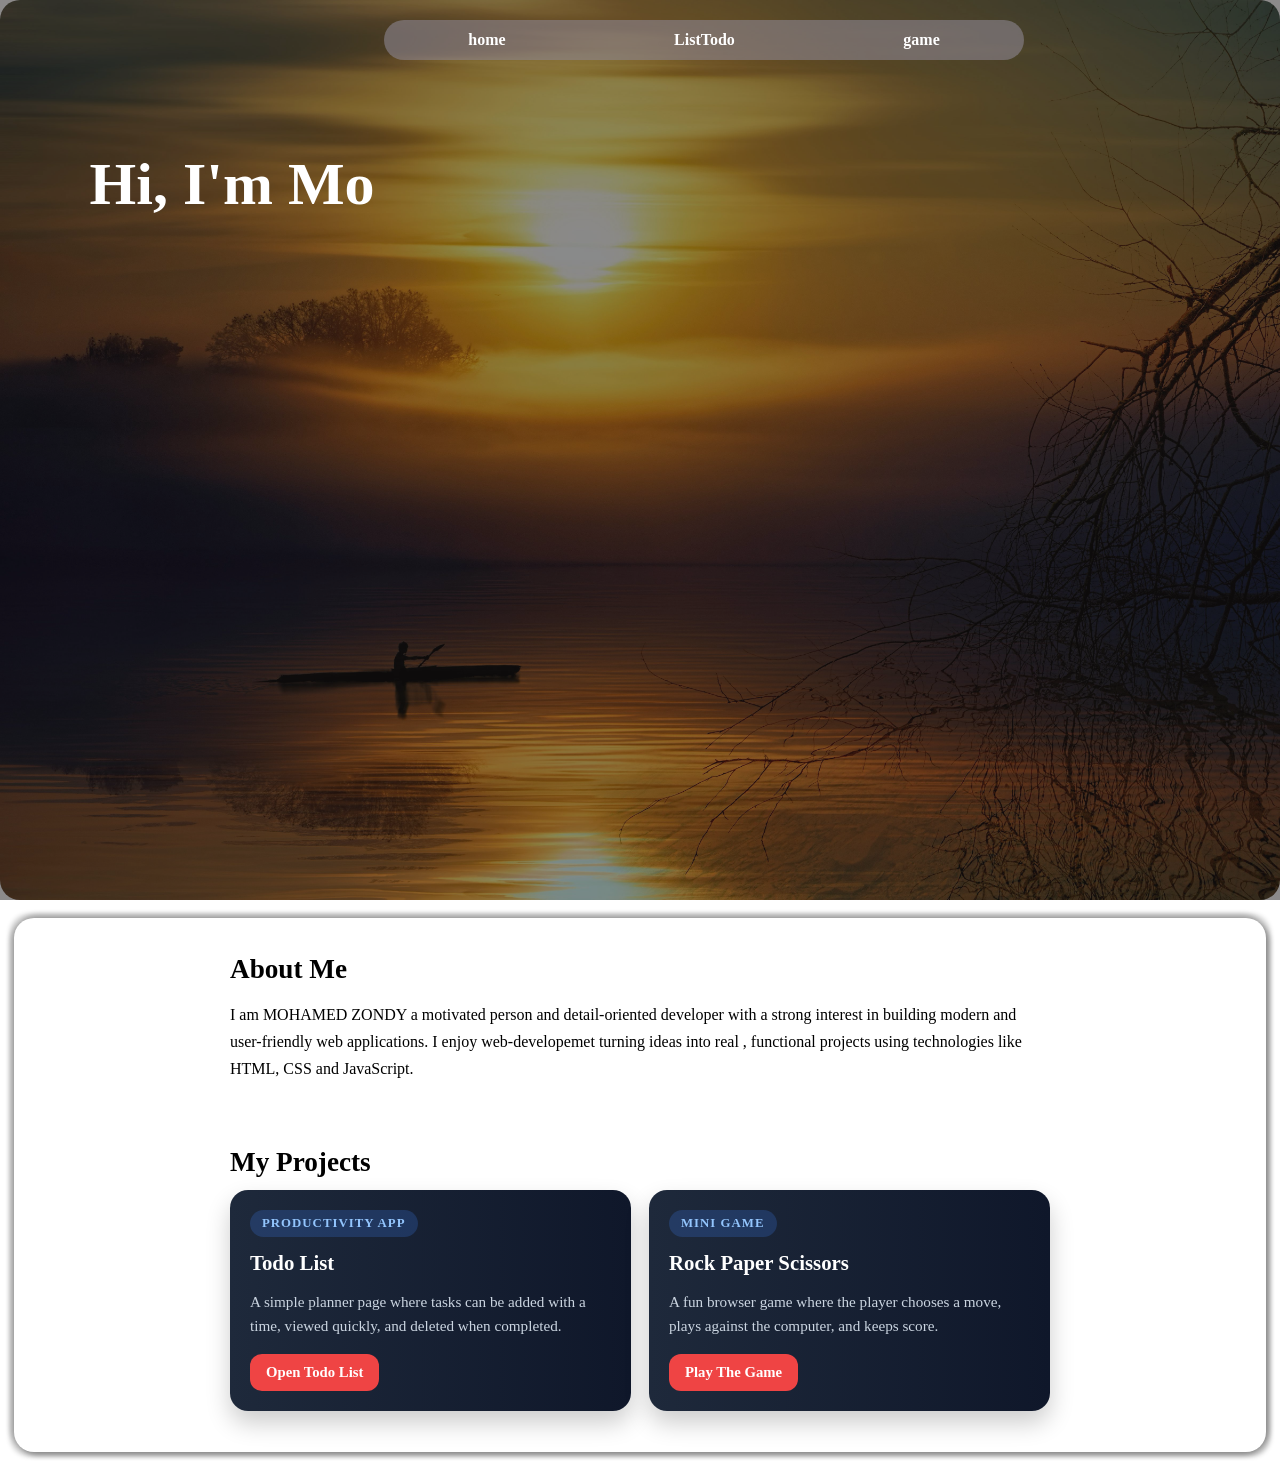
<file: index.html>
<!DOCTYPE html>
<html lang="en">
<head>
    <meta charset="UTF-8">
    <meta name="viewport" content="width=device-width, initial-scale=1.0">
    <title>Home</title>
    <link rel="stylesheet" href="styles/home.css">
</head>
<body>
    <div class="home-part">
        <div class="opa-div"></div>
        <div class="navigation">
           <a href="index.html">home</a>
            <a href="list-to-do.html">ListTodo</a>
            <a href="game.html">game</a>
        </div>
        <div class="welcome-div">
            <h1 id="title"></h1>
             <h2 id="subtitle"></h2>
            <p id="paragraph"></p>
    </div>
</div>
<div id="project-parts">
<section>
  <h2>About Me</h2>
  <p>
I am  MOHAMED ZONDY a motivated person and detail-oriented developer with a strong interest in
 building modern and user-friendly web applications. I enjoy web-developemet turning ideas into real
, functional projects using technologies like HTML, CSS and JavaScript.
  </p>
</section>

<section>
  <h2>My Projects</h2>
  <div class="projects">
    <article class="card project-card">
      <p class="project-tag">Productivity App</p>
      <h3>Todo List</h3>
      <p class="project-description">
        A simple planner page where tasks can be added with a time, viewed quickly, and deleted when completed.
      </p>
      <a class="project-button" href="list-to-do.html">Open Todo List</a>
    </article>

    <article class="card project-card">
      <p class="project-tag">Mini Game</p>
      <h3>Rock Paper Scissors</h3>
      <p class="project-description">
        A fun browser game where the player chooses a move, plays against the computer, and keeps score.
      </p>
      <a class="project-button" href="game.html">Play The Game</a>
    </article>
  </div>
</section>
</div>
    <script src="scripts/home.js"></script>
</body>
</html>
</file>
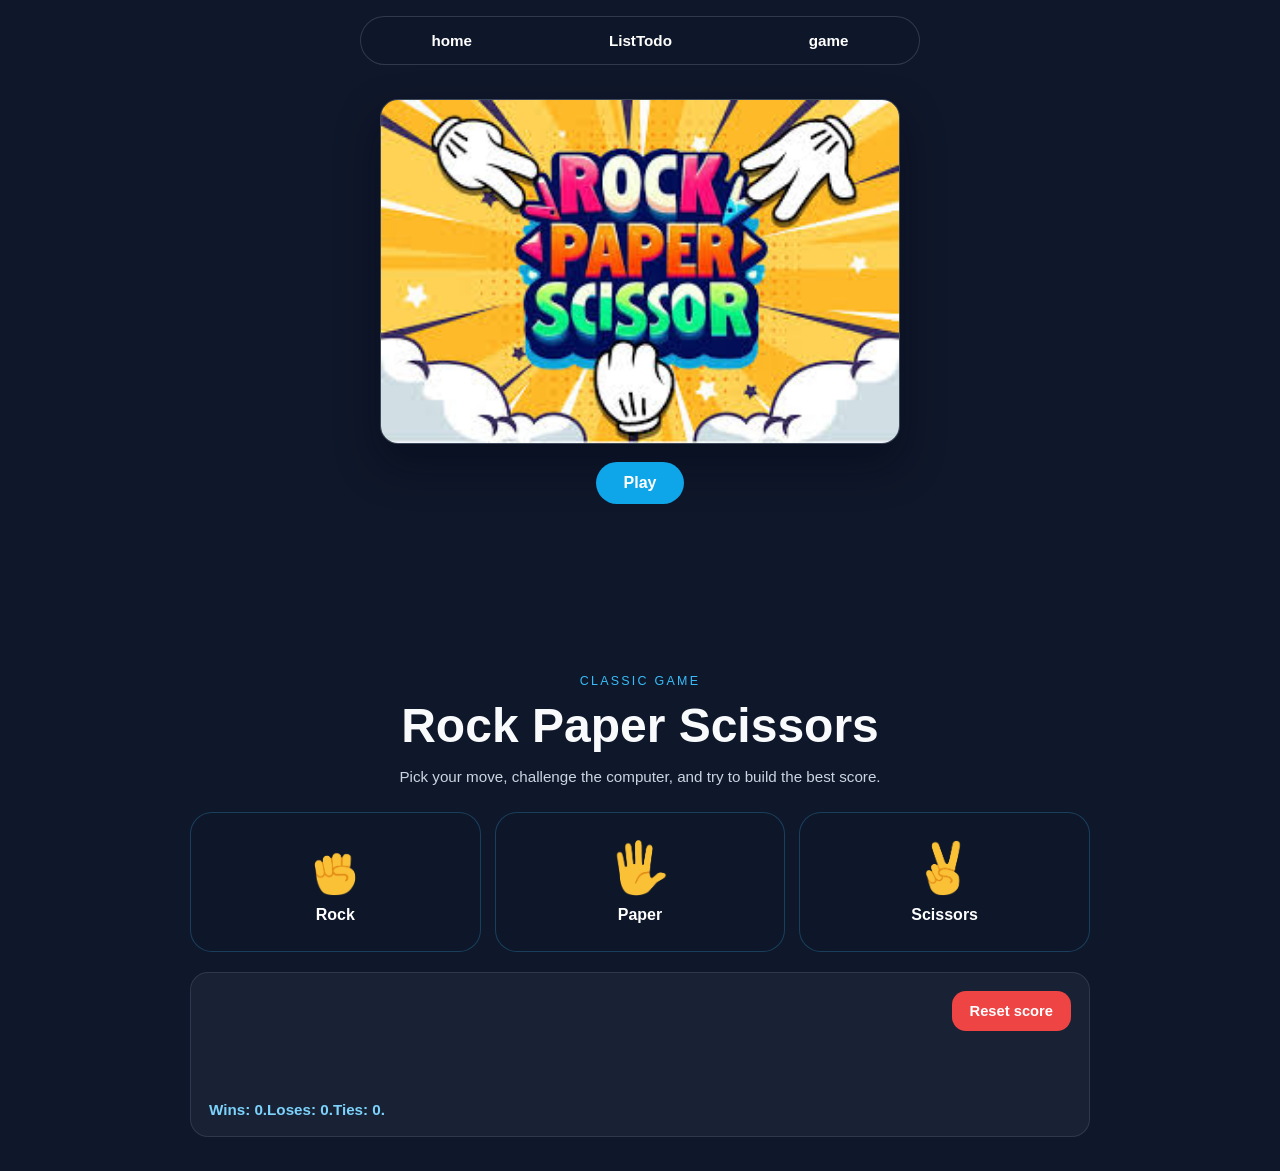
<file: game.html>
<!Doctype html>
<html lang="en">
  <head>
    <meta charset="UTF-8" />
    <meta name="viewport" content="width=device-width, initial-scale=1.0" />
    <title>Rock Paper Scissors</title>
    <link rel="stylesheet" href="styles/game.css">
  </head>
  <body>
    <div class="navigation">
        <a href="index.html">home</a>
        <a href="list-to-do.html">ListTodo</a>
        <a href="game.html">game</a>
    </div>
    <div class="page-shell">
      <section class="start-screen" id="start-screen">
        <img class="start-image" src="images/game-start/image.png" alt="Game start image">
        <a class="play-button" id="play-button" href="#game-part">Play</a>
      </section>

      <div class="game-part" id="game-part">
        <div class="hero-copy">
          <p class="eyebrow">Classic Game</p>
          <p class="title">Rock Paper Scissors</p>
          <p class="tagline">Pick your move, challenge the computer, and try to build the best score.</p>
        </div>

        <div class="moves-panel">
          <button
            onclick="
              usermove('Rock');
            "
            class="move-button"
          >
            <img class="move-icone" src="images/game-images/Rock-emoji.png" alt="Rock">
            <span>Rock</span>
          </button>
          <button
            class="move-button"
            onclick="
              usermove('Paper');
            "
          >
            <img class="move-icone" src="images/game-images/Paper-emoji.png" alt="Paper">
            <span>Paper</span>
          </button>
          <button
            class="move-button"
            onclick="
              usermove('Scissors');
            "
          >
            <img class="move-icone" src="images/game-images/Scissors-emoji.png" alt="Scissors">
            <span>Scissors</span>
          </button>
        </div>

        <div class="status-panel">
          <div class="result-row">
            <p class="js-result result"></p>
            <button class="reset-button" onclick="resetScore()">Reset score</button>
          </div>
          <p class="js-move move-history"></p>
          <p class="js-score score-board">Wins: 0, Losses: 0, Ties: 0</p>
        </div>
      </div>
    </div>
    
    <script src="scripts/game.js"></script>
  </body>
</html>
</file>
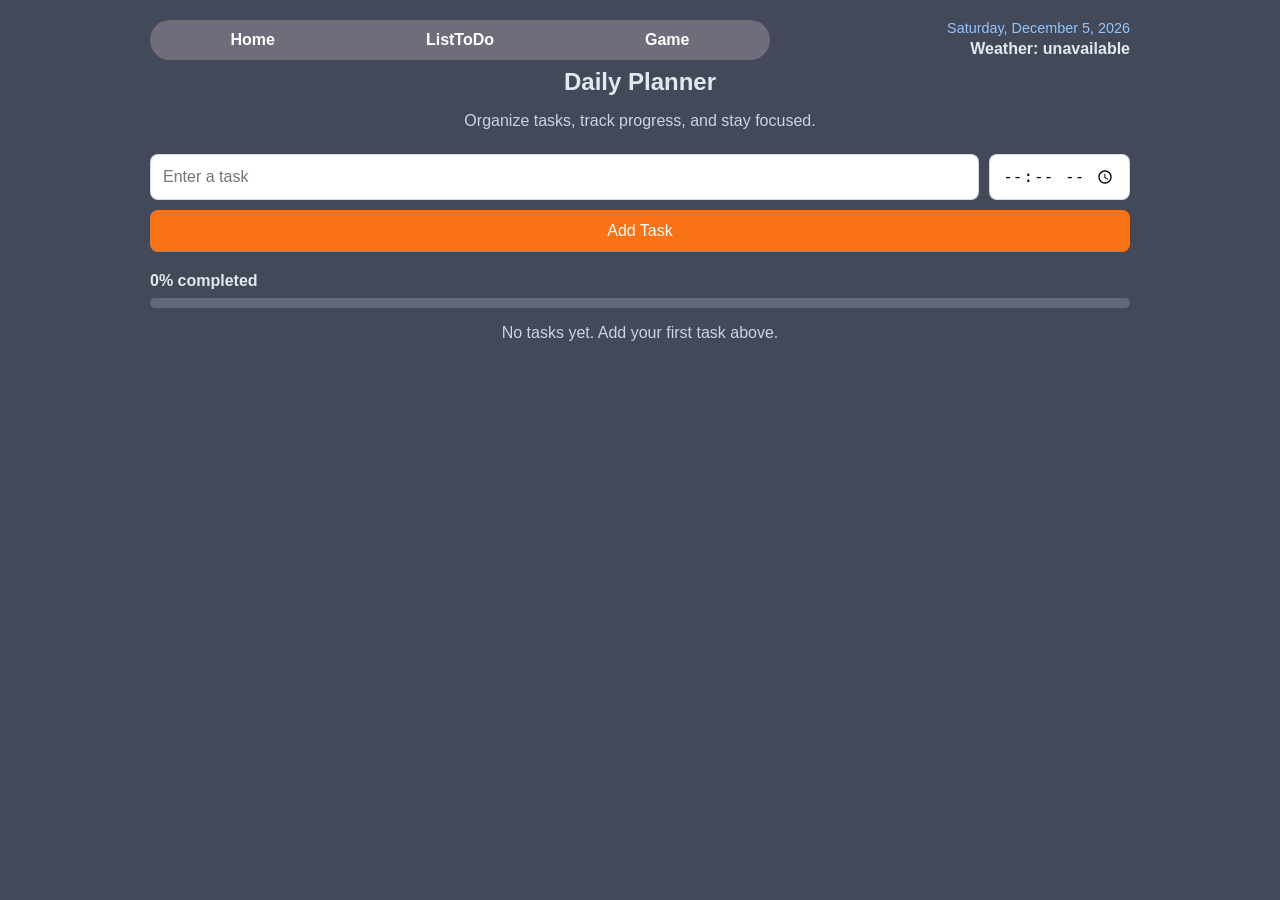
<file: list-to-do.html>
<!DOCTYPE html>
<html lang="en">
<head>
    <meta charset="UTF-8">
    <meta name="viewport" content="width=device-width, initial-scale=1.0">
    <title> ListTodo</title>
    <link rel="stylesheet" href="styles/listTodo.css">
</head>
<body>
    <main class="todo-page">
        <section class="todo-box planner-layout">
            <header class="planner-header">
                <div class="top-bar">
                    <nav class="menu">
                        <a href="index.html">Home</a>
                        <a href="list-to-do.html" class="active">ListToDo</a>
                        <a href="game.html">Game</a>
                    </nav>
                    <div class="weather-box">
                        <p class="today" id="today"></p>
                        <p id="weather-text">Weather: loading...</p>
                    </div>
                </div>

                <h1>Daily Planner</h1>
                <p class="subtitle">Organize tasks, track progress, and stay focused.</p>
            </header>

            <section class="planner-main">
                <form id="todo-form" class="todo-form">
                    <div class="task-row">
                        <input type="text" id="task-input" placeholder="Enter a task" required>
                        <input type="time" id="time-input">
                    </div>
                    <button type="submit">Add Task</button>
                </form>

                <div class="progress-box">
                    <p id="progress-text">0% completed</p>
                    <div class="progress-track">
                        <div id="progress-fill" class="progress-fill"></div>
                    </div>
                </div>

                <p id="empty-state" class="empty-state">No tasks yet. Add your first task above.</p>
                <ul id="todo-list" class="todo-list"></ul>
            </section>
        </section>
    </main>

    <script src="scripts/list-to-do.js"></script>
</body>
</html>
</file>
<file: styles/home.css>
body {
    margin: 0;
    
}
html {
    scroll-behavior: smooth;
}

.home-part {
    position: relative;
    height: 100vh;
    background: url("../images/homescreen.jpg");
    background-repeat: no-repeat;
    background-size: cover;
   
    border-radius: 20px;
}
.opa-div {
    position: absolute;
    top: 0;
    left: 0;
    width: 100%;
    height: 100%;
    background-color: rgba(27, 23, 23,0.5);
    z-index: 0;
    
}


.navigation {
    position: absolute;
    z-index: 1;

    border-radius: 30px;
    height: 40px;
    width: 50%;
    background-color: rgba(140, 133, 146, 0.6);

    top: 20px;
    left: 30%;
    display: flex;
    justify-content: space-around;
    align-items: center;
}

.navigation a {
    color: white;
    text-decoration: none;
    font-weight: bold;
     padding: 6px 24px 6px 24px;
}
.navigation a:hover{
    color: rgb(14, 13, 13);
    text-decoration: none;
    font-weight: bold;
    background-color: #8F7159;
    padding: 6px 24px 6px 24px;
    border-radius:15px ;

}

.welcome-div {
    position: absolute;
    z-index: 1;
    top: 15%;
    left: 7%;
    color: white;
    font-size: clamp(20px, 5vw, 75px);
    

}

.welcome-div h1 {
    font-size: clamp(30px, 5vw, 60px);
    margin-top: 15px;
}

.welcome-div p {
    font-size: clamp(16px, 2vw, 24px);
    margin: 10px 0;
}

.welcome-div a {
    padding:12px;
    border: none;
    background-color: #00bcd4;
    border-radius: 30px;
    cursor: pointer;
    text-decoration: none;
    font-size: 30px;
}

.welcome-div a:hover {
    background-color: #0097a7;
    color: crimson;
}
#project-parts{
    background-color: white;
    border:  none;
    border-radius: 20px;
    min-height: 58vh;
    margin: 18px 14px 26px;
    padding: 12px 0 0;
    box-shadow:  4px 4px 5px rgba(0,0,0,0.3),
                -4px -4px 5px rgba(0,0,0,0.2),   
                4px -4px 5px rgba(0,0,0,0.2), 
                -4px 4px 5px rgba(0,0,0,0.2); 

}
    section {
      padding: 24px 34px;
      max-width: 820px;
      margin: auto;
    }

    section h2 {
      margin-top: 0;
      margin-bottom: 12px;
      font-size: 1.7rem;
    }

    section > p {
      line-height: 1.7;
    }

    .projects {
      display: grid;
      grid-template-columns: repeat(auto-fit, minmax(240px, 1fr));
      gap: 18px;
    }

    .card {
      background: linear-gradient( to right, #1e293b, #0f172a);
      padding: 20px;
      border-radius: 18px;
      box-shadow: 0 12px 24px rgba(0,0,0,0.2);
      transition: transform 0.3s, box-shadow 0.3s;
      color: white;
    }

    .card:hover {
      transform: translateY(-8px);
      box-shadow: 0 20px 35px rgba(0,0,0,0.28);
    }

    .project-card h3 {
      margin-top: 0;
      margin-bottom: 10px;
      font-size: 1.3rem;
    }

    .project-tag {
      display: inline-block;
      margin-top: 0;
      margin-bottom: 14px;
      padding: 6px 12px;
      border-radius: 999px;
      font-size: 0.8rem;
      font-weight: bold;
      letter-spacing: 0.08em;
      text-transform: uppercase;
      background: rgba(59, 130, 246, 0.22);
      color: #93c5fd;
    }

    .project-description {
      color: #cbd5e1;
      margin-bottom: 16px;
      line-height: 1.6;
      font-size: 0.95rem;
    }



    .project-button {
      display: inline-block;
      text-decoration: none;
      color: white;
      font-weight: bold;
      padding: 10px 16px;
      border-radius: 12px;
      background:  #ef4444;
      font-size: 0.92rem;
    }

    .project-button:hover {
      background: #ea580c;
    }


@media (max-width: 768px) {
    .home-part {
        min-height: 100vh;
    }

    .navigation {
        width: calc(100% - 28px);
        left: 50%;
        transform: translateX(-50%);
        top: 20px;
        min-height: 44px;
        justify-content: center;
        flex-wrap: wrap;
        border-radius: 16px;
        padding: 5px 10px;
    }

    .navigation a {
        padding: 7px 10px;
        font-size: 14px;
        border-radius: 10px;
        white-space: nowrap;
    }

    .welcome-div {
        top: 22%;
        left: 6%;
        right: 6%;
    }

    .welcome-div a {
        font-size: 22px;
    }

    section {
      padding: 20px 18px;
    }
}

@media (max-width: 480px) {
    .navigation {
        width: calc(100% - 36px);
        top: 22px;
        min-height: 40px;
        justify-content: space-between;
        padding: 4px 8px;
    }

    .navigation a {
        flex: 1 1 auto;
        text-align: center;
        font-size: 13px;
        padding: 7px 6px;
    }

    .welcome-div {
        top: 24%;
    }

    .welcome-div h1 {
        line-height: 1.1;
        margin-bottom: 10px;
    }

    .welcome-div p {
        margin-bottom: 30px;
    }

    .welcome-div a {
        font-size: 19px;
        margin-top: 100px;
        padding:20px 20px 20px 20px;
    }
}  }
}
</file>
<file: styles/game.css>
* {
    box-sizing: border-box;
}

body {
    margin: 0;
    min-height: 100vh;
    color: #f8fafc;
    font-family: "Segoe UI", Tahoma, Geneva, Verdana, sans-serif;
    background-color: #0f172a;
}

.navigation {
    position: sticky;
    top: 16px;
    z-index: 10;
    width: min(560px, calc(100% - 24px));
    margin: 16px auto 0;
    padding: 7px;
    border-radius: 999px;
    display: flex;
    justify-content: space-around;
    align-items: center;
    gap: 10px;
    background: rgba(15, 23, 42, 0.75);
    backdrop-filter: blur(12px);
    border: 1px solid rgba(148, 163, 184, 0.25);
}

.navigation a {
    color: white;
    font-size: 0.95rem;
    font-weight: 700;
    text-decoration: none;
    padding: 8px 14px;
    border-radius: 999px;
    transition: background-color 0.2s ease, transform 0.2s ease;
}

.navigation a:hover {
    background: rgba(56, 189, 248, 0.2);
    transform: translateY(-2px);
}

.page-shell {
    width: min(900px, calc(100% - 24px));
    margin: 0 auto;
    padding: 24px 0 34px;
}



.start-screen {
    display: grid;
    place-items: center;
    gap: 18px;
    padding: 10px 0 30px;
}

.start-image {
    width: min(520px, 92vw);
    border-radius: 18px;
    border: 1px solid rgba(148, 163, 184, 0.35);
    box-shadow: 0 20px 44px rgba(2, 6, 23, 0.45);
}

.play-button {
    border: none;
    font-size: 1rem;
    padding: 12px 28px;
    margin-bottom: 140px;
    cursor: pointer;
    border-radius: 999px;
    color: white;
    font-weight: 700;
    background: #0ea5e9;
    transition: transform 0.2s ease, box-shadow 0.2s ease;
    text-decoration: none;
}

.play-button:hover {
    transform: translateY(-2px);
    box-shadow: 0 14px 24px rgba(14, 165, 233, 0.28);
}

.game-part {
    padding: 0;
    border-radius: 0;
    background: transparent;
    border: none;
    box-shadow: none;
}

.hero-copy {
    text-align: center;
    margin-bottom: 22px;
}

.eyebrow {
    margin: 0 0 10px;
    text-transform: uppercase;
    letter-spacing: 0.18em;
    font-size: 0.78rem;
    color: #38bdf8;
}

.title {
    margin: 0 0 12px;
    font-size: clamp(2rem, 4vw, 3rem);
    font-weight: 800;
}

.tagline {
    margin: 0 auto;
    max-width: 520px;
    color: #cbd5e1;
    font-size: 0.95rem;
    line-height: 1.6;
}

.moves-panel {
    display: grid;
    grid-template-columns: repeat(3, minmax(0, 1fr));
    gap: 14px;
    margin-bottom: 20px;
}

.move-icone {
    height: 56px;
    width: 56px;
    object-fit: contain;
}

.move-button {
    display: flex;
    flex-direction: column;
    align-items: center;
    justify-content: center;
    gap: 10px;
    min-height: 140px;
    padding: 14px;
    background: rgba(15, 23, 42, 0.95);
    border: 1px solid rgba(56, 189, 248, 0.25);
    border-radius: 22px;
    color: white;
    font-size: 1rem;
    font-weight: 700;
    cursor: pointer;
    transition: transform 0.25s ease, box-shadow 0.25s ease, border-color 0.25s ease;
}

.move-button:hover {
    transform: translateY(-6px);
    border-color: rgba(56, 189, 248, 0.65);
    box-shadow: 0 20px 40px rgba(8, 47, 73, 0.35);
}

.status-panel {
    padding: 18px;
    border-radius: 18px;
    background: rgba(30, 41, 59, 0.65);
    border: 1px solid rgba(148, 163, 184, 0.18);
}

.result-row {
    display: flex;
    justify-content: space-between;
    align-items: center;
    gap: 14px;
    margin-bottom: 18px;
}

.result {
    margin: 0;
    font-size: 1.3rem;
    font-weight: 800;
    color: #f8fafc;
}

.move-history {
    min-height: 34px;
    margin: 0 0 18px;
    color: #cbd5e1;
    line-height: 1.5;
}

.score-board {
    margin: 0;
    font-size: 0.95rem;
    color: #7dd3fc;
    font-weight: 700;
}

.reset-button {
    border: none;
    font-size: 0.92rem;
    padding: 12px 18px;
    cursor: pointer;
    border-radius: 14px;
    color: white;
    font-weight: 700;
    background: #ef4444;
    transition: transform 0.2s ease, box-shadow 0.2s ease;
}

.reset-button:hover {
    transform: translateY(-2px);
    box-shadow: 0 16px 28px rgba(249, 115, 22, 0.28);
}

@media (max-width: 820px) {
    .moves-panel {
        grid-template-columns: 1fr;
    }

    .game-part {
    padding: 0;
    border-radius: 0;
    background: transparent;
    border: none;
    box-shadow: none;
}

    .move-button {
        min-height: 120px;
    }

    .result-row {
        flex-direction: column;
        align-items: flex-start;
    }
}
</file>
<file: styles/listTodo.css>
* {
    box-sizing: border-box;
    margin: 0;
    padding: 0;
}

body {
    min-height: 100vh;
    font-family: Arial, sans-serif;
    background:
        linear-gradient(rgba(15, 23, 42, 0.78)),
        url("../images/list-to-do/pexels-karola-g-4195499.jpg");
    background-size: cover;
    background-position: center;
    background-repeat: no-repeat;
    color: #e2e8f0;
    background-color:rgba(15, 23, 42, 0.78) ;
}

.todo-page {
    min-height: 100vh;
    display: flex;
    justify-content: center;
    align-items: flex-start;
    padding: 20px;
}

.todo-box {
    width: 100%;
    max-width: 980px;
    background: transparent;
    padding: 0;
    border-radius: 0;
    border: none;
    box-shadow: none;
}

.planner-layout {
    display: flex;
    flex-direction: column;
    gap: 16px;
}

.planner-header {
    display: flex;
    flex-direction: column;
    gap: 8px;
}

.planner-main {
    display: flex;
    flex-direction: column;
}

.top-bar {
    display: flex;
    justify-content: space-between;
    align-items: flex-start;
    gap: 10px;
}

.meta-row {
    display: grid;
    gap: 6px;
}

.menu {
    display: flex;
    justify-content: space-around;
    align-items: center;
    gap: 10px;
    flex-wrap: wrap;
    height: 40px;
    width: min(620px, 70vw);
    min-width: 420px;
    padding: 0 10px;
    border-radius: 30px;
    background-color: rgba(140, 133, 146, 0.6);
}

.menu a {
    color: #fff;
    text-decoration: none;
    font-weight: bold;
    padding: 6px 18px;
    border-radius: 15px;
}



.menu a:hover {
    color: rgb(14, 13, 13);
    background-color: #8f7159;
}

h1 {
    margin-bottom: 8px;
    text-align: center;
}

.subtitle {
    text-align: center;
    color: #cbd5e1;
    margin-bottom: 8px;
}

.today {
    text-align: right;
    color: #93c5fd;
    margin: 0 0 4px;
    font-size: 0.9rem;
}

.weather-box {
    text-align: right;
}

#weather-text {
    color: #e2e8f0;
    font-weight: 600;
}

.todo-form {
    display: grid;
    grid-template-columns: 1fr;
    gap: 10px;
    margin-bottom: 20px;
}

.task-row {
    display: grid;
    grid-template-columns: minmax(0, 1fr) auto;
    gap: 10px;
    align-items: flex-start;
}

#time-input {
    min-width: 130px;
}

#task-input,
#time-input {
    height: 46px;
    line-height: 46px;
    box-sizing: border-box;
}

.progress-box {
    margin-bottom: 16px;
}

#progress-text {
    margin-bottom: 8px;
    font-weight: 600;
    color: #e2e8f0;
}

.progress-track {
    width: 100%;
    height: 10px;
    border-radius: 999px;
    background: rgba(148, 163, 184, 0.35);
    overflow: hidden;
}

.progress-fill {
    width: 0%;
    height: 100%;
    background: #f97316;
    transition: width 0.2s ease;
}

input,
button {
    padding: 12px;
    font-size: 1rem;
    border-radius: 8px;
    border: 1px solid rgba(148, 163, 184, 0.4);
}

button {
    background:  #f97316;
    color: #fff;
    border: none;
    cursor: pointer;
}

.empty-state {
    text-align: center;
    color: #cbd5e1;
    margin-bottom: 12px;
}

.empty-state.hidden {
    display: none;
}

.todo-list {
    list-style: none;
    display: flex;
    flex-direction: column;
    gap: 10px;
}

.todo-item {
    display: flex;
    justify-content: space-between;
    align-items: flex-start;
    gap: 12px;
    padding: 12px;
    border: 1px solid rgba(148, 163, 184, 0.25);
    border-radius: 8px;
    background: rgba(30, 41, 59, 0.75);
}

.todo-text {
    flex: 1;
}

.todo-time {
    color: #93c5fd;
    font-size: 0.9rem;
}

.todo-actions {
    display: flex;
    gap: 8px;
    flex-wrap: wrap;
}

.done {
    text-decoration: line-through;
    color: #94a3b8;
}

.btn-done {
    background: #0ea5e9;
}

.btn-not-done {
    background: #8f7159;
}

.btn-delete {
    background: #dc2626;
}

@media (max-width: 520px) {
    .top-bar {
        flex-direction: column;
        align-items: stretch;
    }

    .menu {
        justify-content: center;
        height: auto;
        width: 100%;
        min-width: 0;
        padding: 8px;
    }

    .weather-box {
        text-align: center;
    }

    .task-row {
        grid-template-columns: 1fr;
    }

    .today {
        text-align: left;
    }

    .todo-item {
        flex-direction: column;
        align-items: flex-start;
    }

    .todo-actions {
        width: 100%;
    }

    .todo-actions button {
        flex: 1;
    }
}
</file>
